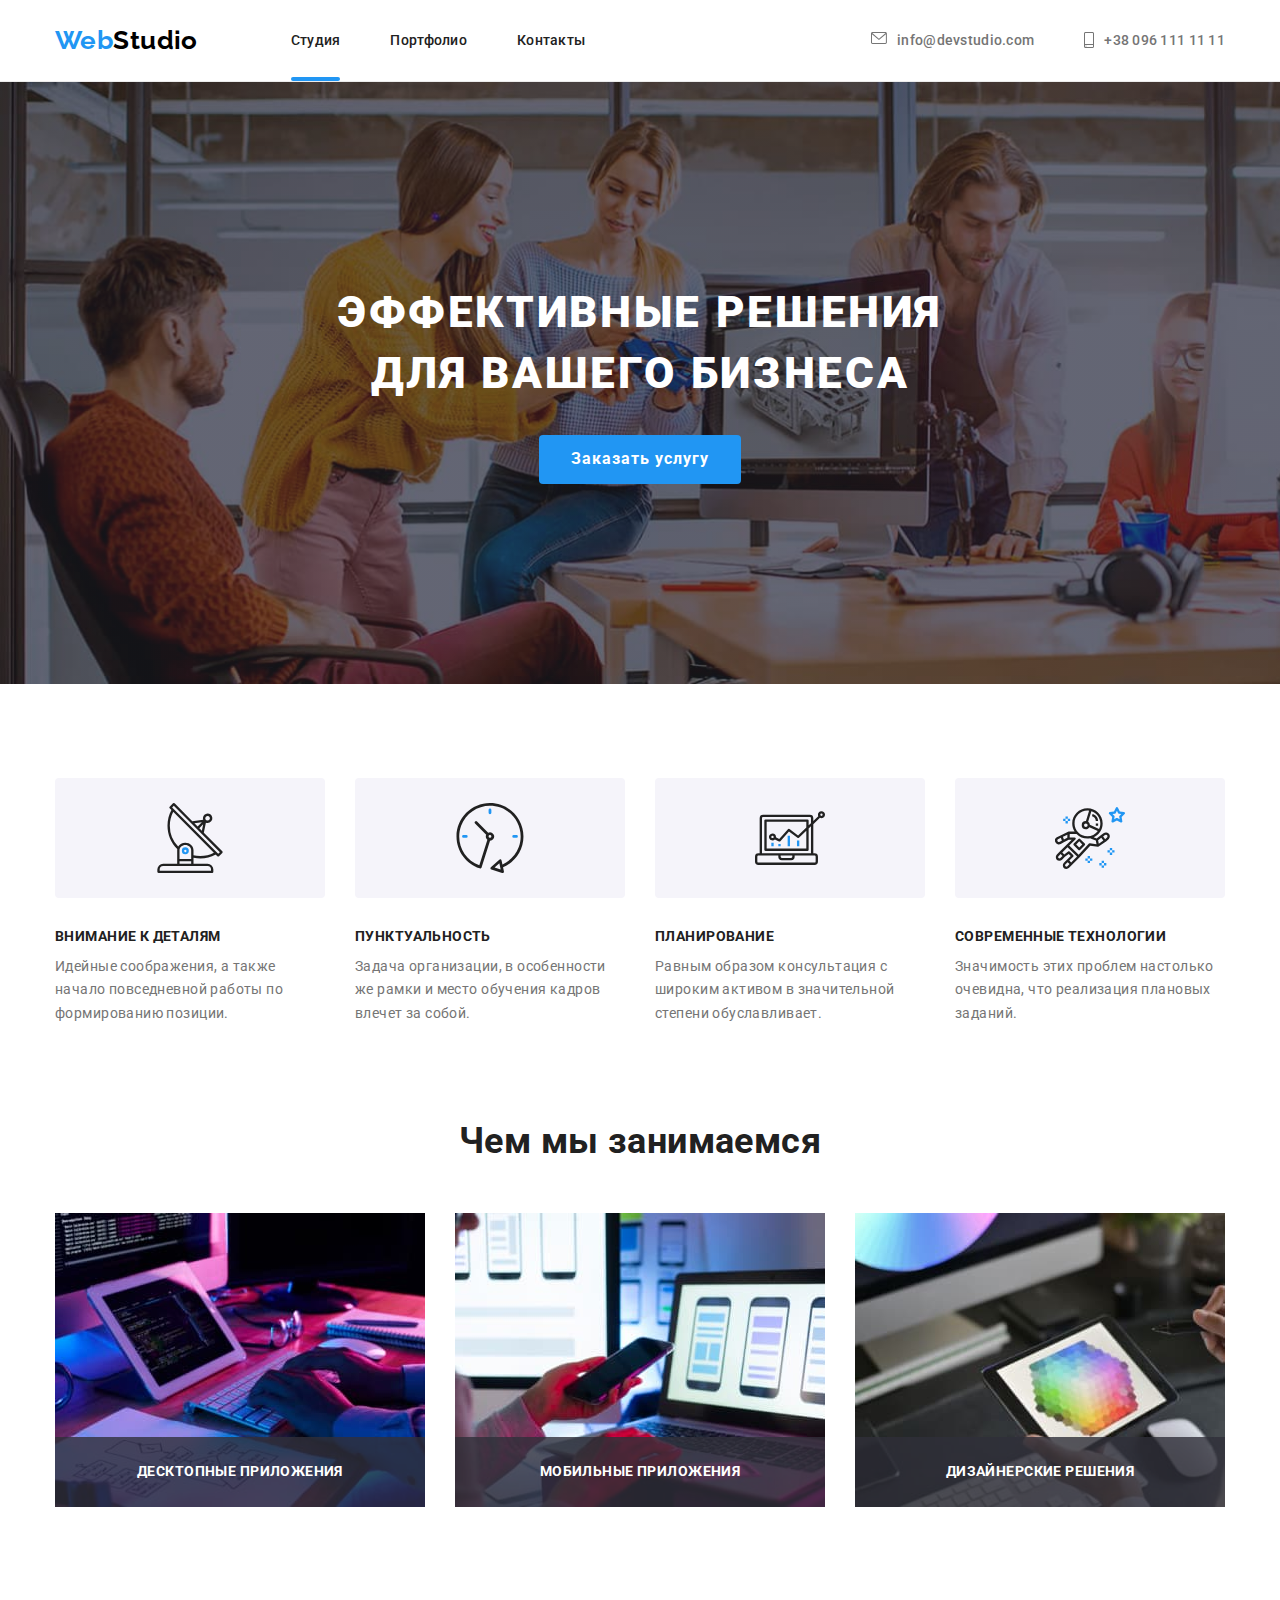
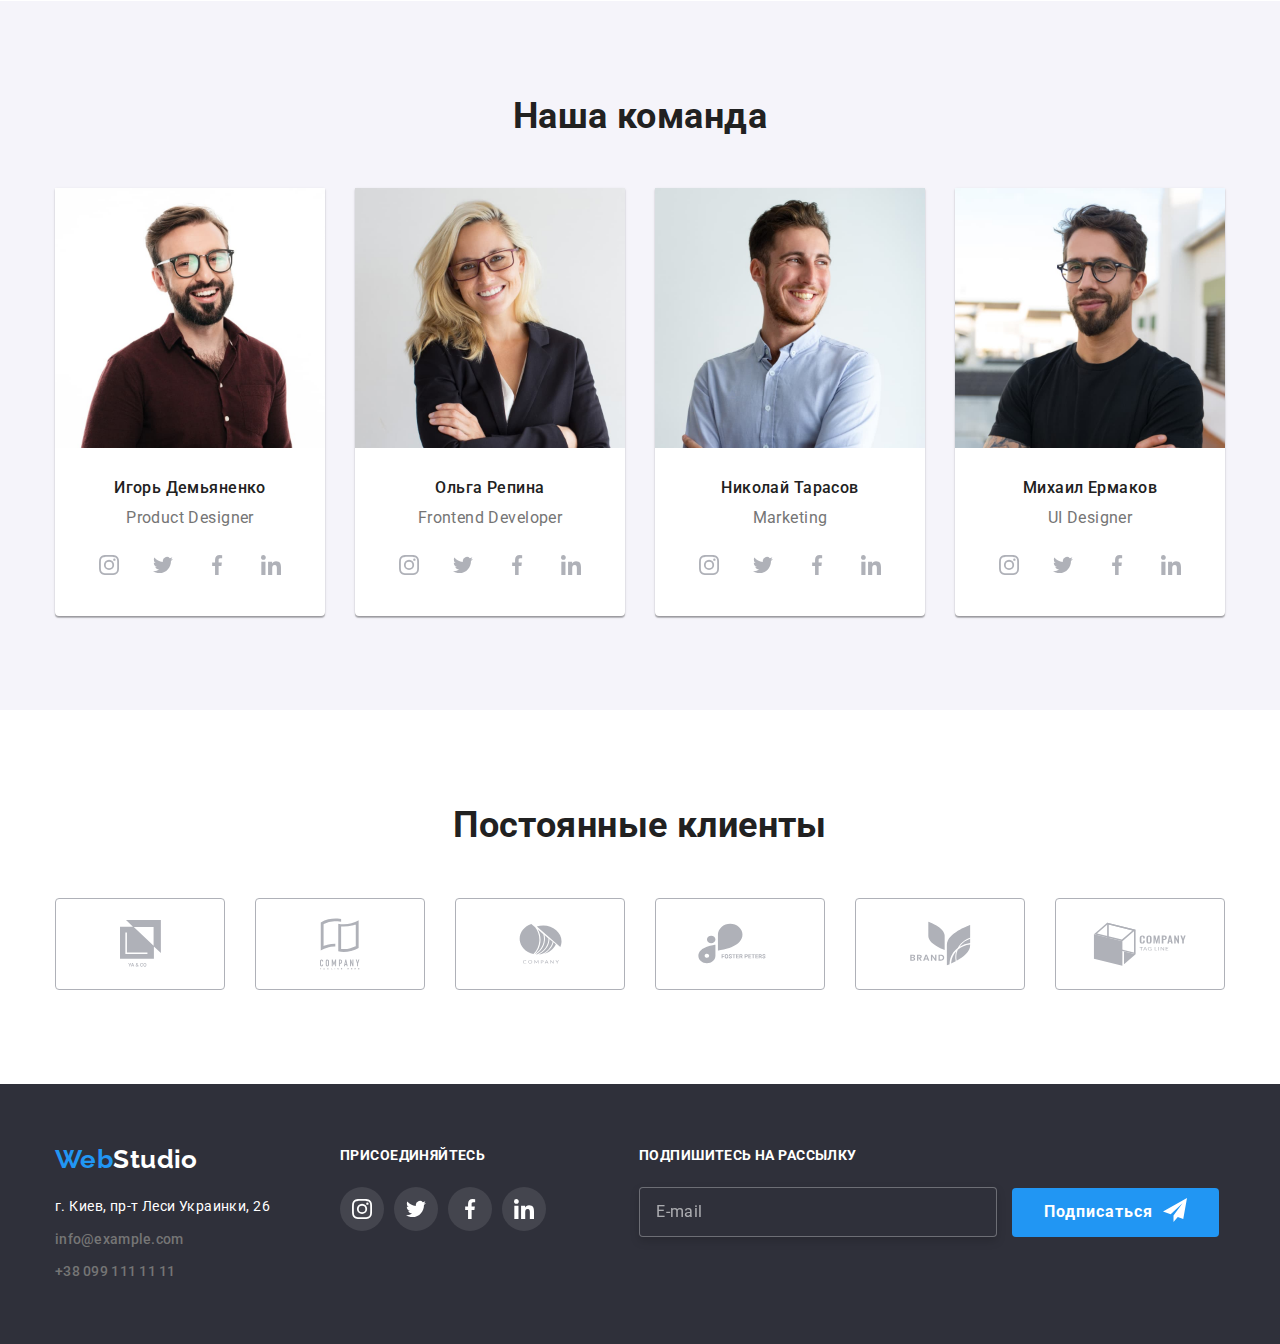
<file: index.html>
<!DOCTYPE html>
<html lang="ru">
	<head>
		<meta charset="UTF-8" />
		<meta http-equiv="X-UA-Compatible" content="IE=edge" />
		<meta name="viewport" content="width=device-width, initial-scale=1.0" />
		<title>Web Studio</title>
		<link rel="preconnect" href="https://fonts.googleapis.com" />
		<link rel="preconnect" href="https://fonts.gstatic.com" crossorigin />
		<link
			href="https://fonts.googleapis.com/css2?family=Raleway:wght@700&family=Roboto:wght@400;500;700;900&display=swap"
			rel="stylesheet"
		/>
		<link
			rel="stylesheet"
			href="https://cdnjs.cloudflare.com/ajax/libs/modern-normalize/1.1.0/modern-normalize.min.css"
		/>
		<link rel="stylesheet" href="./css/main.min.css">
	</head>
	<body>
		<header class="header">
			<div class="container header__container">
				<a href="./index.html" class="header__logo"><span class="header__logo--color">Web</span>Studio</a>
				<nav>
					<ul class="site-nav">
						<li class="site-nav__item"><a class="site-nav__link site-nav--page" href="./index.html">Студия</a></li>
						<li class="site-nav__item"><a class="site-nav__link" href="./portfolio.html">Портфолио</a></li>
						<li class="site-nav__item"><a class="site-nav__link" href="">Контакты</a></li>
					</ul>
				</nav>
				<ul class="contacts">
					<li class="contacts__list">
						<a class="contacts__link" href="mailto:info@devstudio.com">
							<svg class="contacts__icon" width="16px" height="12px">
								<use href="./images/symbol-defs.svg#envelope"></use>
							</svg>
							info@devstudio.com
						</a>
					</li>
					<li class="contacts__list">
						<a class="contacts__link" href="tel:+380961111111">
							<svg class="contacts__icon" width="10px" height="16px">
								<use href="./images/symbol-defs.svg#smartphone"></use>
							</svg>
							+38 096 111 11 11
						</a>
					</li>
				</ul>
			</div>
		</header>

		<main>
			<!-- Герой -->
			<section class="hero">
				<h1 class="hero__title">
					Эффективные решения
					<br />
					для вашего бизнеса
				</h1>
				<button data-modal-open type="button" class="hero__button">Заказать услугу</button>
			</section>

			<!-- Особенности -->
			<section class="section-signs">
				<div class="container">
					<h2 class="--visually-hidden">Особенности</h2>
					<ul class="section-signs__item">
						<li class="section-signs__list">
							<div class="section-signs__container">
								<svg width="70px" height="70px">
									<use href="./images/symbol-defs.svg#antenna"></use>
								</svg>
							</div>
							<h3 class="section-signs__title">Внимание к деталям</h3>
							<p>Идейные соображения, а также начало повседневной работы по формированию позиции.</p>
						</li>
						<li class="section-signs__list">
							<div class="section-signs__container">
								<svg width="70px" height="70px">
									<use href="./images/symbol-defs.svg#clock"></use>
								</svg>
							</div>
							<h3 class="section-signs__title">Пунктуальность</h3>
							<p>Задача организации, в особенности же рамки и место обучения кадров влечет за собой.</p>
						</li>
						<li class="section-signs__list">
							<div class="section-signs__container">
								<svg width="70px" height="70px">
									<use href="./images/symbol-defs.svg#diagram"></use>
								</svg>
							</div>
							<h3 class="section-signs__title">Планирование</h3>
							<p>Равным образом консультация с широким активом в значительной степени обуславливает.</p>
						</li>
						<li class="section-signs__list">
							<div class="section-signs__container">
								<svg width="70px" height="70px">
									<use href="./images/symbol-defs.svg#astronaut"></use>
								</svg>
							</div>
							<h3 class="section-signs__title">Современные технологии</h3>
							<p>Значимость этих проблем настолько очевидна, что реализация плановых заданий.</p>
						</li>
					</ul>
				</div>
			</section>

			<!-- Чем мы занимаемся -->
			<section class="section">
				<div class="container">
					<h2 class="section__title">Чем мы занимаемся</h2>
					<ul class="section__item">
						<li class="section__list"><div class="section__wrapper"><img class="section__img" src="./images/box-1.jpg" alt="Программирование" width="370" height="294" />
							<p class="section__text">Десктопные приложения</p></div>
						</li>
						<li class="section__list"><div class="section__wrapper"><img class="section__img" src="./images/box-2.jpg" alt="Интерфейс" width="370" height="294" />
							<p class="section__text">Мобильные приложения</p></div>
						</li>
						<li class="section__list"><div class="section__wrapper"><img class="section__img" src="./images/box-3.jpg" alt="Веб-дизайн" width="370" height="294" />
							<p class="section__text">Дизайнерские решения</p></div>
						</li>
					</ul>
				</div>
			</section>
			<!-- Наша команда -->
			<section class="section section-team">
				<div class="container">
					<h2 class="section-team__title">Наша команда</h2>
					<ul class="section-team__item">
						<li class="section-team__list">
							<img class="section-team__img" src="./images/product-designer.jpg" alt="Игорь Демьяненко" width="270" height="260" />
							<div class="section-team__wrapper">
								<h3 class="section-team__name">Игорь Демьяненко</h3>
								<p lang="en" class="section-team__text">Product Designer</p>
								<ul class="social-links">
									<li class="social-links__list">
										<a  class="social-links__link" href="https://www.instagram.com/" target="_blank" rel="noopener noreferrer nofollow">
											<svg width="20px" height="20px"><use href="./images/symbol-defs.svg#instagram"></use></svg>
										</a>
									</li>
									<li class="social-links__list">
										<a class="social-links__link" href="https://twitter.com/" target="_blank" rel="noopener noreferrer nofollow">
											<svg width="20px" height="20px"><use href="./images/symbol-defs.svg#twitter"></use></svg>
										</a>
									</li>
									<li class="social-links__list">
										<a class="social-links__link" href="https://www.facebook.com/" target="_blank" rel="noopener noreferrer nofollow">
											<svg width="20px" height="20px"><use href="./images/symbol-defs.svg#facebook"></use></svg>
										</a>
									</li>
									<li class="social-links__list">
										<a class="social-links__link" href="https://www.linkedin.com/" target="_blank" rel="noopener noreferrer nofollow">
											<svg width="20px" height="20px"><use href="./images/symbol-defs.svg#linkedin"></use></svg>
										</a>
									</li>
								</ul>
							</div>
						</li>
						<li class="section-team__list">
							<img class="section-team__img" src="./images/frontend-developer.jpg" alt="Ольга Репина" width="270" height="260" />
							<div class="section-team__wrapper">
								<h3 class="section-team__name">Ольга Репина</h3>
								<p lang="en" class="section-team__text">Frontend Developer</p>
								<ul class="social-links">
									<li class="social-links__list">
										<a class="social-links__link" href="https://www.instagram.com/" target="_blank" rel="noopener noreferrer nofollow">
											<svg width="20px" height="20px"><use href="./images/symbol-defs.svg#instagram"></use></svg>
										</a>
									</li>
									<li class="social-links__list">
										<a  class="social-links__link" href="https://twitter.com/" target="_blank" rel="noopener noreferrer nofollow">
											<svg width="20px" height="20px"><use href="./images/symbol-defs.svg#twitter"></use></svg>
										</a>
									</li>
									<li class="social-links__list">
										<a  class="social-links__link" href="https://www.facebook.com/" target="_blank" rel="noopener noreferrer nofollow">
											<svg width="20px" height="20px"><use href="./images/symbol-defs.svg#facebook"></use></svg>
										</a>
									</li>
									<li class="social-links__list">
										<a class="social-links__link" href="https://www.linkedin.com/" target="_blank" rel="noopener noreferrer nofollow">
											<svg width="20px" height="20px"><use href="./images/symbol-defs.svg#linkedin"></use></svg>
										</a>
									</li>
								</ul>
							</div>
						</li>
						<li class="section-team__list">
							<img class="section-team__img" src="./images/marketing.jpg" alt="Николай Тарасов" width="270" height="260" />
							<div class="section-team__wrapper">
								<h3 class="section-team__name">Николай Тарасов</h3>
								<p lang="en" class="section-team__text">Marketing</p>
								<ul class="social-links">
									<li class="social-links__list">
										<a class="social-links__link" href="https://www.instagram.com/" target="_blank" rel="noopener noreferrer nofollow">
											<svg width="20px" height="20px"><use href="./images/symbol-defs.svg#instagram"></use></svg>
										</a>
									</li>
									<li class="social-links__list">
										<a class="social-links__link" href="https://twitter.com/" target="_blank" rel="noopener noreferrer nofollow">
											<svg width="20px" height="20px"><use href="./images/symbol-defs.svg#twitter"></use></svg>
										</a>
									</li>
									<li class="social-links__list">
										<a class="social-links__link" href="https://www.facebook.com/" target="_blank" rel="noopener noreferrer nofollow">
											<svg width="20px" height="20px"><use href="./images/symbol-defs.svg#facebook"></use></svg>
										</a>
									</li>
									<li class="social-links__list">
										<a class="social-links__link" href="https://www.linkedin.com/" target="_blank" rel="noopener noreferrer nofollow">
											<svg width="20px" height="20px"><use href="./images/symbol-defs.svg#linkedin"></use></svg>
										</a>
									</li>
								</ul>
							</div>
						</li>
						<li class="section-team__list">
							<img class="section-team__img" src="./images/ui-designer.jpg" alt="Михаил Ермаков" width="270" height="260" />
							<div class="section-team__wrapper">
								<h3 class="section-team__name">Михаил Ермаков</h3>
								<p lang="en" class="section-team__text">UI Designer</p>
								<ul class="social-links">
									<li class="social-links__list">
										<a class="social-links__link" href="https://www.instagram.com/" target="_blank" rel="noopener noreferrer nofollow">
											<svg width="20px" height="20px"><use href="./images/symbol-defs.svg#instagram"></use></svg>
										</a>
									</li>
									<li class="social-links__list">
										<a class="social-links__link" href="https://twitter.com/" target="_blank" rel="noopener noreferrer nofollow">
											<svg width="20px" height="20px"><use href="./images/symbol-defs.svg#twitter"></use></svg>
										</a>
									</li>
									<li class="social-links__list">
										<a class="social-links__link" href="https://www.facebook.com/" target="_blank" rel="noopener noreferrer nofollow">
											<svg width="20px" height="20px"><use href="./images/symbol-defs.svg#facebook"></use></svg>
										</a>
									</li>
									<li class="social-links__list">
										<a class="social-links__link" href="https://www.linkedin.com/" target="_blank" rel="noopener noreferrer nofollow">
											<svg width="20px" height="20px"><use href="./images/symbol-defs.svg#linkedin"></use></svg>
										</a>
									</li>
								</ul>
							</div>
						</li>
					</ul>
				</div>
			</section>
			<!-- Постоянные клиенты -->
			<section class="section">
				<div class="container">
					<h2 class="section-team__title">Постоянные клиенты</h2>
					<ul class="clients">
						<li class="clients__list">
							<a class="clients__icon" href="">
								<svg width="41px" height="47px"><use href="./images/symbol-defs.svg#group-1"></use></svg>
							</a>
						</li>
						<li class="clients__list">
							<a class="clients__icon" href="">
								<svg width="40px" height="52px"><use href="./images/symbol-defs.svg#group-2"></use></svg>
							</a>
						</li>
						<li class="clients__list">
							<a class="clients__icon" href="">
								<svg width="43px" height="41px"><use href="./images/symbol-defs.svg#group-3"></use></svg>
							</a>
						</li>
						<li class="clients__list">
							<a class="clients__icon" href="">
								<svg width="84px" height="41px"><use href="./images/symbol-defs.svg#group-4"></use></svg>
							</a>
						</li>
						<li class="clients__list">
							<a class="clients__icon" href="">
								<svg width="63px" height="45px"><use href="./images/symbol-defs.svg#group-5"></use></svg>
							</a>
						</li>
						<li class="clients__list">
							<a class="clients__icon" href="">
								<svg width="94px" height="44px"><use href="./images/symbol-defs.svg#group-6"></use></svg>
							</a>
						</li>
					</ul>
				</div>
			</section>
		</main>

		<footer class="footer">
			<div class="container">
				<div>
					<a href="./index.html" class="footer__logo"><span class="footer__logo--color">Web</span>Studio</a>
					<address class="footer__address">
						<p class="footer__text">г. Киев, пр-т Леси Украинки, 26</p>
						<ul>
							<li class="footer__list"><a class="footer__link" href="mailto:info@example.com">info@example.com</a></li>
							<li class="footer__list"><a class="footer__link" href="tel:+380991111111">+38 099 111 11 11</a></li>
						</ul>
					</address>
				</div>
				<div class="footer-social">
					<p class="footer-social__text">присоединяйтесь</p>
					<ul class="footer-social__item">
						<li class="footer-social__list">
							<a class="footer-social__link" href="https://www.instagram.com/" target="_blank" rel="noopener noreferrer nofollow">
								<svg width="20px" height="20px"><use href="./images/symbol-defs.svg#instagram"></use></svg>
							</a>
						</li>
						<li class="footer-social__list">
							<a class="footer-social__link" href="https://twitter.com/" target="_blank" rel="noopener noreferrer nofollow">
								<svg width="20px" height="20px"><use href="./images/symbol-defs.svg#twitter"></use></svg>
							</a>
						</li>
						<li class="footer-social__list">
							<a class="footer-social__link" href="https://www.facebook.com/" target="_blank" rel="noopener noreferrer nofollow">
								<svg width="20px" height="20px"><use href="./images/symbol-defs.svg#facebook"></use></svg>
							</a>
						</li>
						<li class="footer-social__list">
							<a class="footer-social__link" href="https://www.linkedin.com/" target="_blank" rel="noopener noreferrer nofollow">
								<svg width="20px" height="20px"><use href="./images/symbol-defs.svg#linkedin"></use></svg>
							</a>
						</li>
					</ul>
				</div>
				<div class="e-mail">
					<p class="footer-social__text">Подпишитесь на рассылку</p>
					<form>
						<input class="e-mail__input" type="email" name="mail" id="email" placeholder="E-mail"/>
						<button class="e-mail__button" type="submit">Подписаться</button>
					</form>
				</div>
			</div>
		</footer>
		<!-- Модальное окно -->
		<div class="backdrop is-hidden" data-modal>
			<div class="modal">
				<button data-modal-close class="modal__close"><svg width="10px" height="10px"><use href="./images/symbol-defs.svg#close"></use></svg></button>
				<h2 class="modal__title">Оставьте свои данные, мы вам перезвоним</h2>
				<form class="form">
					<div class="form__field">
						<label class="form__label" for="name">Имя</label>
						<div class="form__position">
							<input type="text" class="form__input" name="user-name" id="name" />
							<svg class="form__icon" width="12px" height="12px"><use href="./images/symbol-defs-1.svg#vector"></use></svg>
						</div>
					</div>
					<div class="form__field">
						<label class="form__label" for="tel">Телефон</label>
						<div class="form__position">
							<input type="tel" class="form__input" name="tel" id="tel"/>
							<svg class="form__icon" width="13px" height="13px"><use href="./images/symbol-defs-1.svg#vector-1"></use></svg>
						</div>
					</div>
					<div class="form__field">
						<label class="form__label" for="mail">Почта</label>
						<div class="form__position">
							<input type="email" class="form__input" name="mail" id="mail"/>
							<svg class="form__icon" width="15px" height="12px"><use href="./images/symbol-defs-1.svg#vector-2"></use></svg>
						</div>
					</div>
					<div class="form__field-textarea">
						<label class="form__label" for="comment">Комментарий</label>
						<textarea class="form__textarea" name="comment" id="comment" cols="30" rows="10" placeholder="Введите текст"></textarea>
					</div>
					<div class="checkbox">
						<label class="checkbox__label">
							<input class="checkbox__input --visually-hidden" type="checkbox" name="checkbox" id="checkbox" />
							<svg class="checkbox__icon" width="16px" height="15px"><use href="./images/symbol-defs-1.svg#vector-3"></use></svg>
							Соглашаюсь с рассылкой и принимаю <a class="checkbox__link" href="">Условия договора</a>
						</label>
						
					</div>
					<div class="send">	
						<button class="send__button" type="submit">Отправить</button>
					</div>
				</form>

			</div>
		</div>
		<script src="./js/modal.js"></script>
	</body>
</html>
</file>
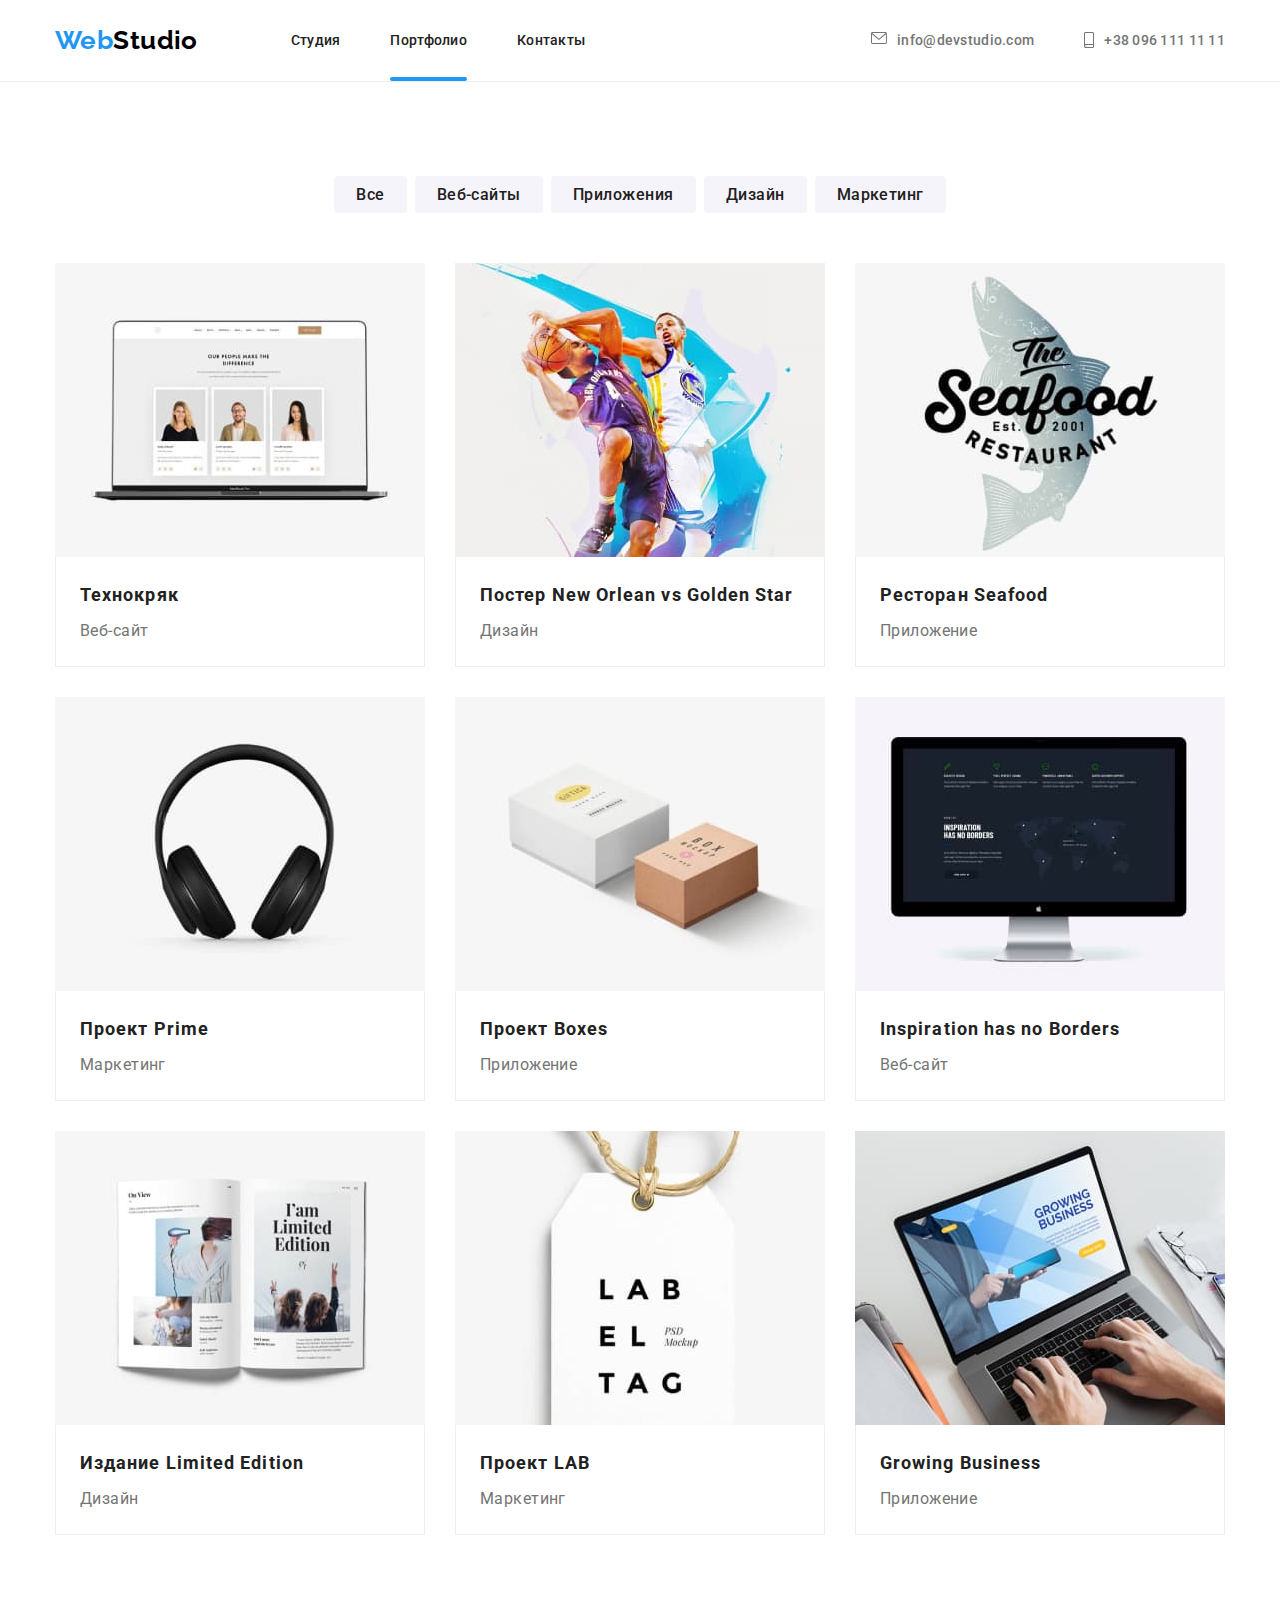
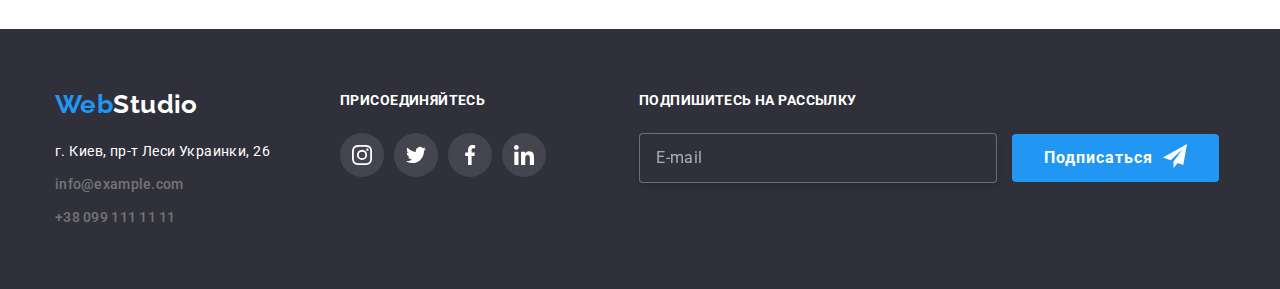
<file: portfolio.html>
<!DOCTYPE html>
<html lang="ru">
	<head>
		<meta charset="UTF-8" />
		<meta http-equiv="X-UA-Compatible" content="IE=edge" />
		<meta name="viewport" content="width=device-width, initial-scale=1.0" />
		<title>Портфолио</title>
		<link rel="preconnect" href="https://fonts.googleapis.com" />
		<link rel="preconnect" href="https://fonts.gstatic.com" crossorigin />
		<link
			href="https://fonts.googleapis.com/css2?family=Raleway:wght@700&family=Roboto:wght@400;500;700;900&display=swap"
			rel="stylesheet"
		/>
		<link
			rel="stylesheet"
			href="https://cdnjs.cloudflare.com/ajax/libs/modern-normalize/1.1.0/modern-normalize.min.css"
		/>
		<link rel="stylesheet" href="./css/main.min.css">
	</head>

	<body>
		<header class="header">
			<div class="container header__container">
				<a href="./index.html" class="header__logo"><span class="header__logo--color">Web</span>Studio</a>
				<nav>
					<ul class="site-nav">
						<li class="site-nav__item"><a class="site-nav__link" href="./index.html">Студия</a></li>
						<li class="site-nav__item"><a class="site-nav__link site-nav--page" href="./portfolio.html">Портфолио</a></li>
						<li class="site-nav__item"><a class="site-nav__link" href="">Контакты</a></li>
					</ul>
				</nav>
				<ul class="contacts">
					<li class="contacts__list">
						<a class="contacts__link" href="mailto:info@devstudio.com">
							<svg class="contacts__icon" width="16px" height="12px">
								<use href="./images/symbol-defs.svg#envelope"></use>
							</svg>
							info@devstudio.com
						</a>
					</li>
					<li class="contacts__list">
						<a class="contacts__link" href="tel:+380961111111">
							<svg class="contacts__icon" width="10px" height="16px">
								<use href="./images/symbol-defs.svg#smartphone"></use>
							</svg>
							+38 096 111 11 11
						</a>
					</li>
				</ul>
			</div>
		</header>

		<main>
			<section class="section">
				<div class="container">
					<h1 class="--visually-hidden">Портфолио</h1>
					<!-- Фильтры -->
					<ul class="filters">
						<li class="filters__list"><button type="button" class="filters__button">Все</button></li>
						<li class="filters__list"><button type="button" class="filters__button">Веб-сайты</button></li>
						<li class="filters__list"><button type="button" class="filters__button">Приложения</button></li>
						<li class="filters__list"><button type="button" class="filters__button">Дизайн</button></li>
						<li class="filters__list"><button type="button" class="filters__button">Маркетинг</button></li>
					</ul>
					<!-- Проекты -->
					<ul class="project">
						<li class="project__list">
							<a class="project__link" href="">
								<div class="project__wrapper">
									<img class="project__img" src="./images/project-1.jpg" alt="Технокряк" width="370" />
									<p class="overlay">Ресурс предлагает комплексные предложения с разным уровнем функционала и сервисов. Все это позволит посетителю получить исчерпывающие сведения о компании или частном лице.</p>
								</div>
								<div class="project__name">
									<h2 class="project__title">Технокряк</h2>
									<p class="project__text">Веб-сайт</p>
								</div>
							</a>
						</li>
						<li class="project__list">
							<a class="project__link" href="">
								<div class="project__wrapper">
									<img class="project__img" src="./images/project-2.jpg" alt="Постер" width="370" />
									<p class="overlay">Ресурс предлагает комплексные предложения с разным уровнем функционала и сервисов. Все это позволит посетителю получить исчерпывающие сведения о компании или частном лице.</p>
								</div>
								<div class="project__name">
									<h2 class="project__title">Постер New Orlean vs Golden Star</h2>
									<p class="project__text">Дизайн</p>
								</div>
							</a>
						</li>
						<li class="project__list">
							<a class="project__link" href="">
								<div class="project__wrapper">
									<img class="project__img" src="./images/project-3.jpg" alt="Ресторан Seafood" width="370" />
									<p class="overlay">Ресурс предлагает комплексные предложения с разным уровнем функционала и сервисов. Все это позволит посетителю получить исчерпывающие сведения о компании или частном лице.</p>
								</div>
								<div class="project__name">
									<h2 class="project__title">Ресторан Seafood</h2>
									<p class="project__text">Приложение</p>
								</div>
							</a>	
						</li>
						<li class="project__list">
							<a class="project__link" href="">
								<div class="project__wrapper">
									<img class="project__img" src="./images/project-4.jpg" alt="Проект Prime" width="370" />
									<p class="overlay">Ресурс предлагает комплексные предложения с разным уровнем функционала и сервисов. Все это позволит посетителю получить исчерпывающие сведения о компании или частном лице.</p>
								</div>
								<div class="project__name">
									<h2 class="project__title">Проект Prime</h2>
									<p class="project__text">Маркетинг</p>
								</div>
							</a>	
						</li>
						<li class="project__list">
							<a class="project__link" href="">
								<div class="project__wrapper">
									<img class="project__img" src="./images/project-5.jpg" alt="Проект Boxes" width="370" />
									<p class="overlay">Ресурс предлагает комплексные предложения с разным уровнем функционала и сервисов. Все это позволит посетителю получить исчерпывающие сведения о компании или частном лице.</p>
								</div>
								<div class="project__name">
									<h2 class="project__title">Проект Boxes</h2>
									<p class="project__text">Приложение</p>
								</div>
							</a>	
						</li>
						<li class="project__list">
							<a class="project__link" href="">
								<div class="project__wrapper">
									<img class="project__img" src="./images/project-6.jpg" alt="Веб-сайт" width="370" />
									<p class="overlay">Ресурс предлагает комплексные предложения с разным уровнем функционала и сервисов. Все это позволит посетителю получить исчерпывающие сведения о компании или частном лице.</p>
								</div>
								<div class="project__name">
									<h2 lang="en" class="project__title">Inspiration has no Borders</h2>
									<p class="project__text">Веб-сайт</p>
								</div>
							</a>
						</li>
						<li class="project__list">
							<a class="project__link" href="">
								<div class="project__wrapper">
									<img class="project__img" src="./images/project-7.jpg" alt="Издание Limited Edition" width="370" />
									<p class="overlay">Ресурс предлагает комплексные предложения с разным уровнем функционала и сервисов. Все это позволит посетителю получить исчерпывающие сведения о компании или частном лице.</p>
								</div>
								<div class="project__name">
									<h2 class="project__title">Издание Limited Edition</h2>
									<p class="project__text">Дизайн</p>
								</div>
							</a>
						</li>
						<li class="project__list">
							<a class="project__link" href="">
								<div class="project__wrapper">
									<img class="project__img" src="./images/project-8.jpg" alt="Проект LAB" width="370" />
									<p class="overlay">Ресурс предлагает комплексные предложения с разным уровнем функционала и сервисов. Все это позволит посетителю получить исчерпывающие сведения о компании или частном лице.</p>
								</div>
								<div class="project__name">
									<h2 class="project__title">Проект LAB</h2>
									<p class="project__text">Маркетинг</p>
								</div>
							</a>
						</li>
						<li class="project__list">
							<a class="project__link" href="">
								<div class="project__wrapper">
									<img class="project__img" src="./images/project-9.jpg" alt="Приложение" width="370" />
									<p class="overlay">Ресурс предлагает комплексные предложения с разным уровнем функционала и сервисов. Все это позволит посетителю получить исчерпывающие сведения о компании или частном лице.</p>
								</div>
								<div class="project__name">
									<h2 lang="en" class="project__title">Growing Business</h2>
									<p class="project__text">Приложение</p>
								</div>
							</a>
						</li>
					</ul>
				</div>
			</section>
		</main>

		<footer class="footer">
			<div class="container">
				<div>
					<a href="./index.html" class="footer__logo"><span class="footer__logo--color">Web</span>Studio</a>
					<address class="footer__address">
						<p class="footer__text">г. Киев, пр-т Леси Украинки, 26</p>
						<ul>
							<li class="footer__list"><a class="footer__link" href="mailto:info@example.com">info@example.com</a></li>
							<li class="footer__list"><a class="footer__link" href="tel:+380991111111">+38 099 111 11 11</a></li>
						</ul>
					</address>
				</div>
				<div class="footer-social">
					<p class="footer-social__text">присоединяйтесь</p>
					<ul class="footer-social__item">
						<li class="footer-social__list">
							<a class="footer-social__link" href="https://www.instagram.com/" target="_blank" rel="noopener noreferrer nofollow">
								<svg width="20px" height="20px"><use href="./images/symbol-defs.svg#instagram"></use></svg>
							</a>
						</li>
						<li class="footer-social__list">
							<a class="footer-social__link" href="https://twitter.com/" target="_blank" rel="noopener noreferrer nofollow">
								<svg width="20px" height="20px"><use href="./images/symbol-defs.svg#twitter"></use></svg>
							</a>
						</li>
						<li class="footer-social__list">
							<a class="footer-social__link" href="https://www.facebook.com/" target="_blank" rel="noopener noreferrer nofollow">
								<svg width="20px" height="20px"><use href="./images/symbol-defs.svg#facebook"></use></svg>
							</a>
						</li>
						<li class="footer-social__list">
							<a class="footer-social__link" href="https://www.linkedin.com/" target="_blank" rel="noopener noreferrer nofollow">
								<svg width="20px" height="20px"><use href="./images/symbol-defs.svg#linkedin"></use></svg>
							</a>
						</li>
					</ul>
				</div>
				<div class="e-mail">
					<p class="footer-social__text">Подпишитесь на рассылку</p>
					<form>
						<input class="e-mail__input" type="email" name="mail" id="mail" placeholder="E-mail"/>
						<button class="e-mail__button" type="submit">Подписаться</button>
					</form>
				</div>
			</div>
		</footer>
	</body>
</html>
</file>
<file: css/main.min.css>
:root{--text-color: #757575;--title-color: #212121;--accent-color: #2196f3;--background-color: #2f303a;--logo-black-color: #000000;--text-white-color: #ffffff;--background-team: #f5f4fa}body{color:var(--text-color);background-color:var(--text-white-color);font-family:"Roboto",sans-serif;font-weight:400;font-size:14px;line-height:1.7;letter-spacing:.03em}.container{width:1200px;padding-left:15px;padding-right:15px;margin-left:auto;margin-right:auto}.section{padding-top:94px;padding-bottom:94px}p{margin:0}ul{list-style:none;padding:0;margin:0}.--visually-hidden{position:absolute;white-space:nowrap;width:1px;height:1px;overflow:hidden;border:0;padding:0;clip:rect(0 0 0 0);-webkit-clip-path:inset(50%);clip-path:inset(50%);margin:-1px}.header{border-bottom:1px solid #ececec}.header__container{display:-webkit-box;display:-ms-flexbox;display:flex;-webkit-box-align:center;-ms-flex-align:center;align-items:center}.header__logo{font-family:"Raleway",sans-serif;font-weight:700;font-size:26px;line-height:1.2;text-decoration:none;color:var(--logo-black-color);margin-right:93px}.header__logo--color{color:var(--accent-color)}.site-nav{display:-webkit-box;display:-ms-flexbox;display:flex}.site-nav__item{margin-right:50px}.site-nav__item:last-child{margin-right:0}.site-nav--page{color:var(--accent-color);position:relative}.site-nav--page::after{content:"";display:block;width:100%;height:4px;background-color:var(--accent-color);position:absolute;left:0;bottom:0;border-radius:2px}.site-nav__link{padding-top:32px;padding-bottom:32px;display:block;color:var(--title-color);text-decoration:none;font-weight:500;line-height:1.2;letter-spacing:.02em;-webkit-transition:color 250ms cubic-bezier(0.4, 0, 0.2, 1);transition:color 250ms cubic-bezier(0.4, 0, 0.2, 1)}.site-nav__link:hover,.site-nav__link:focus{color:var(--accent-color)}.contacts{display:-webkit-box;display:-ms-flexbox;display:flex;margin-left:auto}.contacts__list{margin-right:50px}.contacts__list:last-child{margin-right:0}.contacts__link{padding-top:32px;padding-bottom:32px;display:-webkit-box;display:-ms-flexbox;display:flex;color:var(--text-color);text-decoration:none;font-weight:500;line-height:1.2;letter-spacing:.02em;-webkit-transition:color 250ms cubic-bezier(0.4, 0, 0.2, 1);transition:color 250ms cubic-bezier(0.4, 0, 0.2, 1)}.contacts__link:hover,.contacts__link:focus{color:var(--accent-color);fill:var(--accent-color)}.contacts__icon{margin-right:10px;fill:currentColor}.hero{background:var(--background-color);text-align:center;padding-top:200px;padding-bottom:200px;background-image:-webkit-gradient(linear, left top, right top, from(rgba(47, 48, 58, 0.4)), to(rgba(47, 48, 58, 0.4))),url(../images/background-img.jpg);background-image:linear-gradient(to right, rgba(47, 48, 58, 0.4), rgba(47, 48, 58, 0.4)),url(../images/background-img.jpg);background-repeat:no-repeat;background-size:cover;max-width:1600px;margin-right:auto;margin-left:auto}.hero__title{margin-top:0;margin-bottom:30px;color:var(--text-white-color);font-weight:900;font-size:44px;line-height:1.4;letter-spacing:.06em;text-transform:uppercase}.hero__button{border-radius:4px;padding:10px 32px;color:var(--text-white-color);background:var(--accent-color);font-family:inherit;font-weight:700;font-size:16px;line-height:1.8;letter-spacing:.06em;cursor:pointer;border:none}.section-signs{padding-top:94px}.section-signs__item{display:-webkit-box;display:-ms-flexbox;display:flex}.section-signs__list{width:270px;margin-right:30px}.section-signs__list:last-child{margin-right:0}.section-signs__container{width:270px;height:120px;background-color:var(--background-team);margin-bottom:30px;border-radius:4px;display:-webkit-box;display:-ms-flexbox;display:flex;-webkit-box-align:center;-ms-flex-align:center;align-items:center;-webkit-box-pack:center;-ms-flex-pack:center;justify-content:center}.section-signs__title{margin-top:0;margin-bottom:10px;color:var(--title-color);font-weight:700;font-size:14px;line-height:1.2;text-transform:uppercase}.section__title{margin-bottom:50px;margin-top:0;color:var(--title-color);font-weight:700;font-size:36px;line-height:1.2;text-align:center}.section__item{display:-webkit-box;display:-ms-flexbox;display:flex}.section__list{margin-right:30px}.section__list:last-child{margin-right:0}.section__wrapper{position:relative}.section__img{display:block}.section__text{position:absolute;display:-webkit-box;display:-ms-flexbox;display:flex;-webkit-box-pack:center;-ms-flex-pack:center;justify-content:center;-webkit-box-align:center;-ms-flex-align:center;align-items:center;bottom:0;color:var(--text-white-color);font-weight:700;text-transform:uppercase;background-color:rgba(47,48,58,.8);width:100%;height:70px}.section-team{background-color:var(--background-team)}.section-team__title{margin:0;margin-bottom:50px;color:var(--title-color);font-weight:700;font-size:36px;line-height:1.2;text-align:center}.section-team__item{display:-webkit-box;display:-ms-flexbox;display:flex;text-align:center}.section-team__list{background-color:var(--text-white-color);width:270px;height:428px;-webkit-box-shadow:0px 1px 3px rgba(0,0,0,.12),0px 1px 1px rgba(0,0,0,.14),0px 2px 1px rgba(0,0,0,.2);box-shadow:0px 1px 3px rgba(0,0,0,.12),0px 1px 1px rgba(0,0,0,.14),0px 2px 1px rgba(0,0,0,.2);border-radius:0px 0px 4px 4px;margin-right:30px}.section-team__list:last-child{margin-right:0}.section-team__img{display:block}.section-team__wrapper{padding-top:30px;padding-bottom:30px}.section-team__name{margin-top:0;margin-bottom:10px;color:var(--title-color);font-weight:500;font-size:16px;line-height:1.2}.section-team__text{font-size:16px;line-height:1.2;margin-bottom:16px}.social-links{display:-webkit-box;display:-ms-flexbox;display:flex;-webkit-box-pack:center;-ms-flex-pack:center;justify-content:center}.social-links__list{margin-right:10px}.social-links__list:last-child{margin-right:0}.social-links__link{display:block;width:44px;height:44px;padding:12px;fill:#afb1b8;-webkit-transition:fill 250ms cubic-bezier(0.4, 0, 0.2, 1),background-color 250ms cubic-bezier(0.4, 0, 0.2, 1);transition:fill 250ms cubic-bezier(0.4, 0, 0.2, 1),background-color 250ms cubic-bezier(0.4, 0, 0.2, 1);border-radius:50% 50%}.social-links__link:hover,.social-links__link:focus{fill:var(--text-white-color);background-color:var(--accent-color)}.clients{display:-webkit-box;display:-ms-flexbox;display:flex}.clients__list{margin-right:30px}.clients__list:last-child{margin-right:0}.clients__icon{fill:#afb1b8;border:1px solid #afb1b8;border-radius:4px;width:170px;height:92px;display:-webkit-box;display:-ms-flexbox;display:flex;-webkit-box-pack:center;-ms-flex-pack:center;justify-content:center;-webkit-box-align:center;-ms-flex-align:center;align-items:center;-webkit-transition:fill 250ms cubic-bezier(0.4, 0, 0.2, 1),border-color 250ms cubic-bezier(0.4, 0, 0.2, 1);transition:fill 250ms cubic-bezier(0.4, 0, 0.2, 1),border-color 250ms cubic-bezier(0.4, 0, 0.2, 1)}.clients__icon:hover,.clients__icon:focus{fill:var(--accent-color);border-color:var(--accent-color)}.footer{padding-top:60px;padding-bottom:60px;background-color:var(--background-color)}.footer__logo{display:block;margin-bottom:20px;color:var(--text-white-color);text-decoration:none;font-family:"Raleway",sans-serif;font-weight:700;font-size:26px;line-height:1.2}.footer__logo--color{color:var(--accent-color)}.footer__address{font-style:normal}.footer__text{margin-top:0;margin-bottom:9px;color:var(--text-white-color);font-size:14px;line-height:1.7;letter-spacing:.03em}.footer__list{margin-bottom:9px}.footer__list:last-child{margin-bottom:0}.footer__link{color:var(--text-color);text-decoration:none;font-weight:500;line-height:1.2;letter-spacing:.02em}.footer .container{display:-webkit-box;display:-ms-flexbox;display:flex}.footer-social{margin-left:70px}.footer-social__text{color:var(--text-white-color);font-weight:700;text-transform:uppercase;margin-bottom:20px}.footer-social__item{display:-webkit-box;display:-ms-flexbox;display:flex}.footer-social__list{margin-right:10px}.footer-social__list:last-child{margin-right:0}.footer-social__link{display:block;width:44px;height:44px;padding:12px;fill:var(--text-white-color);background-color:rgba(255,255,255,.1);border-radius:50% 50%;-webkit-transition:background-color 250ms cubic-bezier(0.4, 0, 0.2, 1);transition:background-color 250ms cubic-bezier(0.4, 0, 0.2, 1)}.footer-social__link:hover,.footer-social__link:focus{background-color:var(--accent-color);border-radius:50% 50%}.e-mail{margin-left:93px}.e-mail__input{border:1px solid rgba(255,255,255,.3);-webkit-filter:drop-shadow(0px 4px 4px rgba(0, 0, 0, 0.15));filter:drop-shadow(0px 4px 4px rgba(0, 0, 0, 0.15));border-radius:4px;background-color:var(--background-color);width:358px;height:50px;padding:15px 16px;color:rgba(255,255,255,.6)}.e-mail__input::-webkit-input-placeholder{font-family:"Roboto";font-weight:400;font-size:16px;line-height:1.25;letter-spacing:.03em;color:rgba(255,255,255,.6)}.e-mail__input::-moz-placeholder{font-family:"Roboto";font-weight:400;font-size:16px;line-height:1.25;letter-spacing:.03em;color:rgba(255,255,255,.6)}.e-mail__input:-ms-input-placeholder{font-family:"Roboto";font-weight:400;font-size:16px;line-height:1.25;letter-spacing:.03em;color:rgba(255,255,255,.6)}.e-mail__input::-ms-input-placeholder{font-family:"Roboto";font-weight:400;font-size:16px;line-height:1.25;letter-spacing:.03em;color:rgba(255,255,255,.6)}.e-mail__input::placeholder{font-family:"Roboto";font-weight:400;font-size:16px;line-height:1.25;letter-spacing:.03em;color:rgba(255,255,255,.6)}.e-mail__button{display:-webkit-inline-box;display:-ms-inline-flexbox;display:inline-flex;position:relative;overflow:hidden;border-radius:4px;padding:10px 32px;color:var(--text-white-color);background:var(--accent-color);font-family:inherit;font-weight:700;font-size:16px;line-height:1.8;letter-spacing:.06em;cursor:pointer;border:none;margin-left:12px}.e-mail__button::after{content:"";display:inline-block;background-image:url(../images/icon-send.svg);width:24px;height:24px;margin-left:10px;-webkit-transition:-webkit-transform 250ms cubic-bezier(0.4, 0, 0.2, 1);transition:-webkit-transform 250ms cubic-bezier(0.4, 0, 0.2, 1);transition:transform 250ms cubic-bezier(0.4, 0, 0.2, 1);transition:transform 250ms cubic-bezier(0.4, 0, 0.2, 1), -webkit-transform 250ms cubic-bezier(0.4, 0, 0.2, 1)}.e-mail__button::before{position:absolute;top:10px;right:31px;content:"";display:inline-block;background-image:url(../images/icon-send.svg);width:24px;height:24px;-webkit-transform:translateY(40px);transform:translateY(40px);-webkit-transition:-webkit-transform 250ms cubic-bezier(0.4, 0, 0.2, 1);transition:-webkit-transform 250ms cubic-bezier(0.4, 0, 0.2, 1);transition:transform 250ms cubic-bezier(0.4, 0, 0.2, 1);transition:transform 250ms cubic-bezier(0.4, 0, 0.2, 1), -webkit-transform 250ms cubic-bezier(0.4, 0, 0.2, 1)}.e-mail__button:hover::after{-webkit-transform:translateY(-35px);transform:translateY(-35px)}.e-mail__button:hover::before{-webkit-transform:translateY(-1px);transform:translateY(-1px)}.filters{display:-webkit-box;display:-ms-flexbox;display:flex;-webkit-box-pack:center;-ms-flex-pack:center;justify-content:center;margin-bottom:50px}.filters__list{margin-right:8px}.filters__list:last-child{margin-right:0}.filters__button{padding:6px 22px;display:block;color:var(--title-color);background-color:#f5f4fa;border-style:none;border-radius:4px;font-family:inherit;font-weight:500;font-size:16px;line-height:1.6;text-align:center;letter-spacing:.03em;cursor:pointer;-webkit-transition:color 250ms cubic-bezier(0.4, 0, 0.2, 1),background-color 250ms cubic-bezier(0.4, 0, 0.2, 1),-webkit-box-shadow 250ms cubic-bezier(0.4, 0, 0.2, 1);transition:color 250ms cubic-bezier(0.4, 0, 0.2, 1),background-color 250ms cubic-bezier(0.4, 0, 0.2, 1),-webkit-box-shadow 250ms cubic-bezier(0.4, 0, 0.2, 1);transition:color 250ms cubic-bezier(0.4, 0, 0.2, 1),background-color 250ms cubic-bezier(0.4, 0, 0.2, 1),box-shadow 250ms cubic-bezier(0.4, 0, 0.2, 1);transition:color 250ms cubic-bezier(0.4, 0, 0.2, 1),background-color 250ms cubic-bezier(0.4, 0, 0.2, 1),box-shadow 250ms cubic-bezier(0.4, 0, 0.2, 1),-webkit-box-shadow 250ms cubic-bezier(0.4, 0, 0.2, 1)}.filters__button:hover,.filters__button:focus{color:var(--text-white-color);background-color:var(--accent-color);-webkit-box-shadow:0px 3px 1px rgba(0,0,0,.1),0px 1px 2px rgba(0,0,0,.08),0px 2px 2px rgba(0,0,0,.12);box-shadow:0px 3px 1px rgba(0,0,0,.1),0px 1px 2px rgba(0,0,0,.08),0px 2px 2px rgba(0,0,0,.12)}.project{display:-webkit-box;display:-ms-flexbox;display:flex;-ms-flex-wrap:wrap;flex-wrap:wrap}.project__list{margin-right:30px;margin-bottom:30px;display:block}.project__list:nth-child(3n){margin-right:0}.project__list:nth-last-child(-n+3){margin-bottom:0}.project__link{display:block;-webkit-transition:-webkit-box-shadow 250ms cubic-bezier(0.4, 0, 0.2, 1);transition:-webkit-box-shadow 250ms cubic-bezier(0.4, 0, 0.2, 1);transition:box-shadow 250ms cubic-bezier(0.4, 0, 0.2, 1);transition:box-shadow 250ms cubic-bezier(0.4, 0, 0.2, 1), -webkit-box-shadow 250ms cubic-bezier(0.4, 0, 0.2, 1);text-decoration:none}.project__link:hover,.project__link:focus{-webkit-box-shadow:0px 1px 1px rgba(0,0,0,.12),0px 4px 4px rgba(0,0,0,.06),1px 4px 6px rgba(0,0,0,.16);box-shadow:0px 1px 1px rgba(0,0,0,.12),0px 4px 4px rgba(0,0,0,.06),1px 4px 6px rgba(0,0,0,.16)}.project__link:hover .overlay,.project__link:focus .overlay{-webkit-transform:translateY(0);transform:translateY(0)}.project__wrapper{position:relative;overflow:hidden}.project__img{display:block}.project__name{margin:0;border-bottom:1px solid #eee;border-left:1px solid #eee;border-right:1px solid #eee;padding:20px 24px}.project__title{margin-top:0;margin-bottom:4px;color:var(--title-color);font-weight:700;font-size:18px;line-height:2;letter-spacing:.06em}.project__text{text-decoration:none;color:var(--text-color);font-size:16px;line-height:1.8}.overlay{position:absolute;display:-webkit-box;display:-ms-flexbox;display:flex;background-color:rgba(33,150,243,.9);width:100%;height:100%;padding:63px 24px;font-size:18px;line-height:1.5;color:var(--text-white-color);top:0;left:0;-webkit-transform:translateY(100%);transform:translateY(100%);-webkit-transition:-webkit-transform 250ms cubic-bezier(0.4, 0, 0.2, 1);transition:-webkit-transform 250ms cubic-bezier(0.4, 0, 0.2, 1);transition:transform 250ms cubic-bezier(0.4, 0, 0.2, 1);transition:transform 250ms cubic-bezier(0.4, 0, 0.2, 1), -webkit-transform 250ms cubic-bezier(0.4, 0, 0.2, 1)}.backdrop{position:fixed;top:0;left:0;width:100%;height:100%;background-color:rgba(0,0,0,.2);-webkit-transition:opacity 250ms cubic-bezier(0.4, 0, 0.2, 1),visibility 250ms cubic-bezier(0.4, 0, 0.2, 1);transition:opacity 250ms cubic-bezier(0.4, 0, 0.2, 1),visibility 250ms cubic-bezier(0.4, 0, 0.2, 1)}.is-hidden{opacity:0;pointer-events:none;visibility:hidden}.backdrop .is-hidden{opacity:1;pointer-events:none}.modal{position:absolute;top:50%;left:50%;-webkit-transform:translate(-50%, -50%);transform:translate(-50%, -50%);width:528px;height:581px;background-color:var(--text-white-color);padding:40px}.modal__close{position:absolute;top:8px;right:8px;fill:var(--logo-black-color);background:var(--text-white-color);border:1px solid rgba(0,0,0,.1);border-radius:50% 50%;width:30px;height:30px;display:-webkit-box;display:-ms-flexbox;display:flex;-webkit-box-pack:center;-ms-flex-pack:center;justify-content:center;-webkit-box-align:center;-ms-flex-align:center;align-items:center;cursor:pointer;-webkit-transition:fill 250ms cubic-bezier(0.4, 0, 0.2, 1);transition:fill 250ms cubic-bezier(0.4, 0, 0.2, 1)}.modal__close:hover,.modal__close:focus{fill:var(--accent-color)}.modal__title{font-weight:700;font-size:20px;line-height:1.15;text-align:center;color:var(--title-color);margin:0;margin-bottom:12px}.form__field{display:-webkit-box;display:-ms-flexbox;display:flex;-webkit-box-orient:vertical;-webkit-box-direction:normal;-ms-flex-direction:column;flex-direction:column;margin-bottom:10px}.form__label{margin-bottom:4px;font-size:12px;line-height:1.16;letter-spacing:.01em}.form__position{position:relative}.form__position:focus-within>svg{fill:var(--accent-color)}.form__icon{position:absolute;top:14px;left:15px;display:inline-block;-webkit-transition:fill 250ms cubic-bezier(0.4, 0, 0.2, 1);transition:fill 250ms cubic-bezier(0.4, 0, 0.2, 1)}.form__input{width:100%;padding:11px 30px;border:1px solid rgba(33,33,33,.2);border-radius:4px;cursor:pointer;-webkit-transition:outline 250ms cubic-bezier(0.4, 0, 0.2, 1);transition:outline 250ms cubic-bezier(0.4, 0, 0.2, 1)}.form__input:focus{outline:1px solid var(--accent-color)}.form__field-textarea{display:-webkit-box;display:-ms-flexbox;display:flex;-webkit-box-orient:vertical;-webkit-box-direction:normal;-ms-flex-direction:column;flex-direction:column;margin-bottom:20px}.form__textarea{padding:12px 16px;border:1px solid rgba(33,33,33,.2);border-radius:4px;height:120px;cursor:pointer;-webkit-transition:outline 250ms cubic-bezier(0.4, 0, 0.2, 1);transition:outline 250ms cubic-bezier(0.4, 0, 0.2, 1)}.form__textarea::-webkit-input-placeholder{font-family:"Roboto";font-weight:400;font-size:12px;line-height:1.16;letter-spacing:.01em;color:rgba(117,117,117,.5)}.form__textarea::-moz-placeholder{font-family:"Roboto";font-weight:400;font-size:12px;line-height:1.16;letter-spacing:.01em;color:rgba(117,117,117,.5)}.form__textarea:-ms-input-placeholder{font-family:"Roboto";font-weight:400;font-size:12px;line-height:1.16;letter-spacing:.01em;color:rgba(117,117,117,.5)}.form__textarea::-ms-input-placeholder{font-family:"Roboto";font-weight:400;font-size:12px;line-height:1.16;letter-spacing:.01em;color:rgba(117,117,117,.5)}.form__textarea::placeholder{font-family:"Roboto";font-weight:400;font-size:12px;line-height:1.16;letter-spacing:.01em;color:rgba(117,117,117,.5)}.form__textarea:focus{outline:1px solid var(--accent-color)}textarea{resize:none}.checkbox{display:-webkit-box;display:-ms-flexbox;display:flex;-webkit-box-pack:center;-ms-flex-pack:center;justify-content:center;-webkit-box-align:center;-ms-flex-align:center;align-items:center;margin-bottom:30px}.checkbox__label{display:-webkit-box;display:-ms-flexbox;display:flex;-webkit-box-align:center;-ms-flex-align:center;align-items:center;cursor:pointer;-webkit-transition:fill 250ms cubic-bezier(0.4, 0, 0.2, 1);transition:fill 250ms cubic-bezier(0.4, 0, 0.2, 1)}.checkbox__label:hover,.checkbox__label:focus{fill:var(--accent-color)}.checkbox__input:checked+.checkbox__icon{background-image:url(../images/icon-check.svg);width:16px;height:15px;background-color:var(--accent-color);background-origin:border-box;fill:var(--accent-color);border-radius:2px}.checkbox__icon{display:inline-block;margin-right:8px}.checkbox__link{-webkit-text-decoration-line:underline;text-decoration-line:underline;color:var(--accent-color)}.send{display:-webkit-box;display:-ms-flexbox;display:flex;-webkit-box-pack:center;-ms-flex-pack:center;justify-content:center;-webkit-box-align:center;-ms-flex-align:center;align-items:center}.send__button{display:-webkit-box;display:-ms-flexbox;display:flex;-webkit-box-align:center;-ms-flex-align:center;align-items:center;text-align:center;padding:10px 55px;font-family:"Roboto";font-weight:700;font-size:16px;line-height:1.87;letter-spacing:.06em;color:var(--text-white-color);background:#2196f3;-webkit-box-shadow:0px 4px 4px rgba(0,0,0,.15);box-shadow:0px 4px 4px rgba(0,0,0,.15);border-radius:4px;cursor:pointer;border:none}/*# sourceMappingURL=main.min.css.map */
</file>
